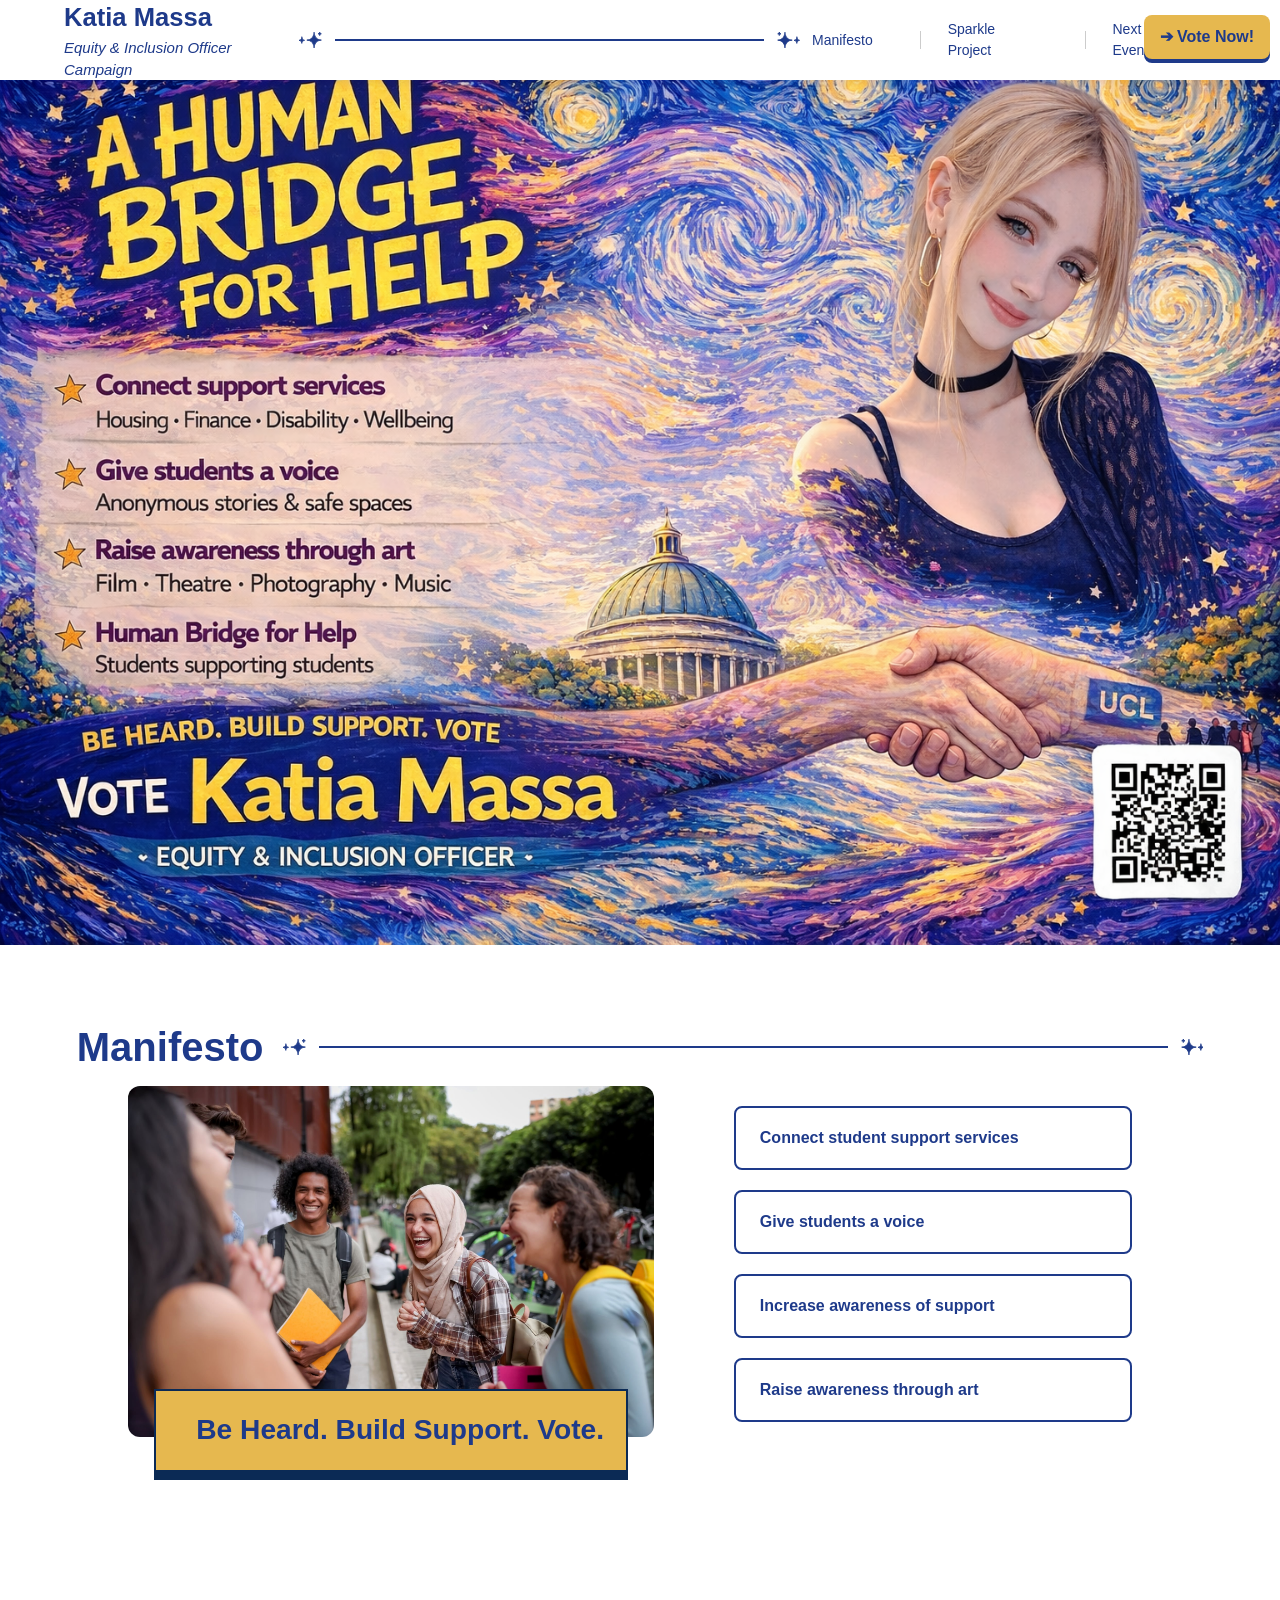
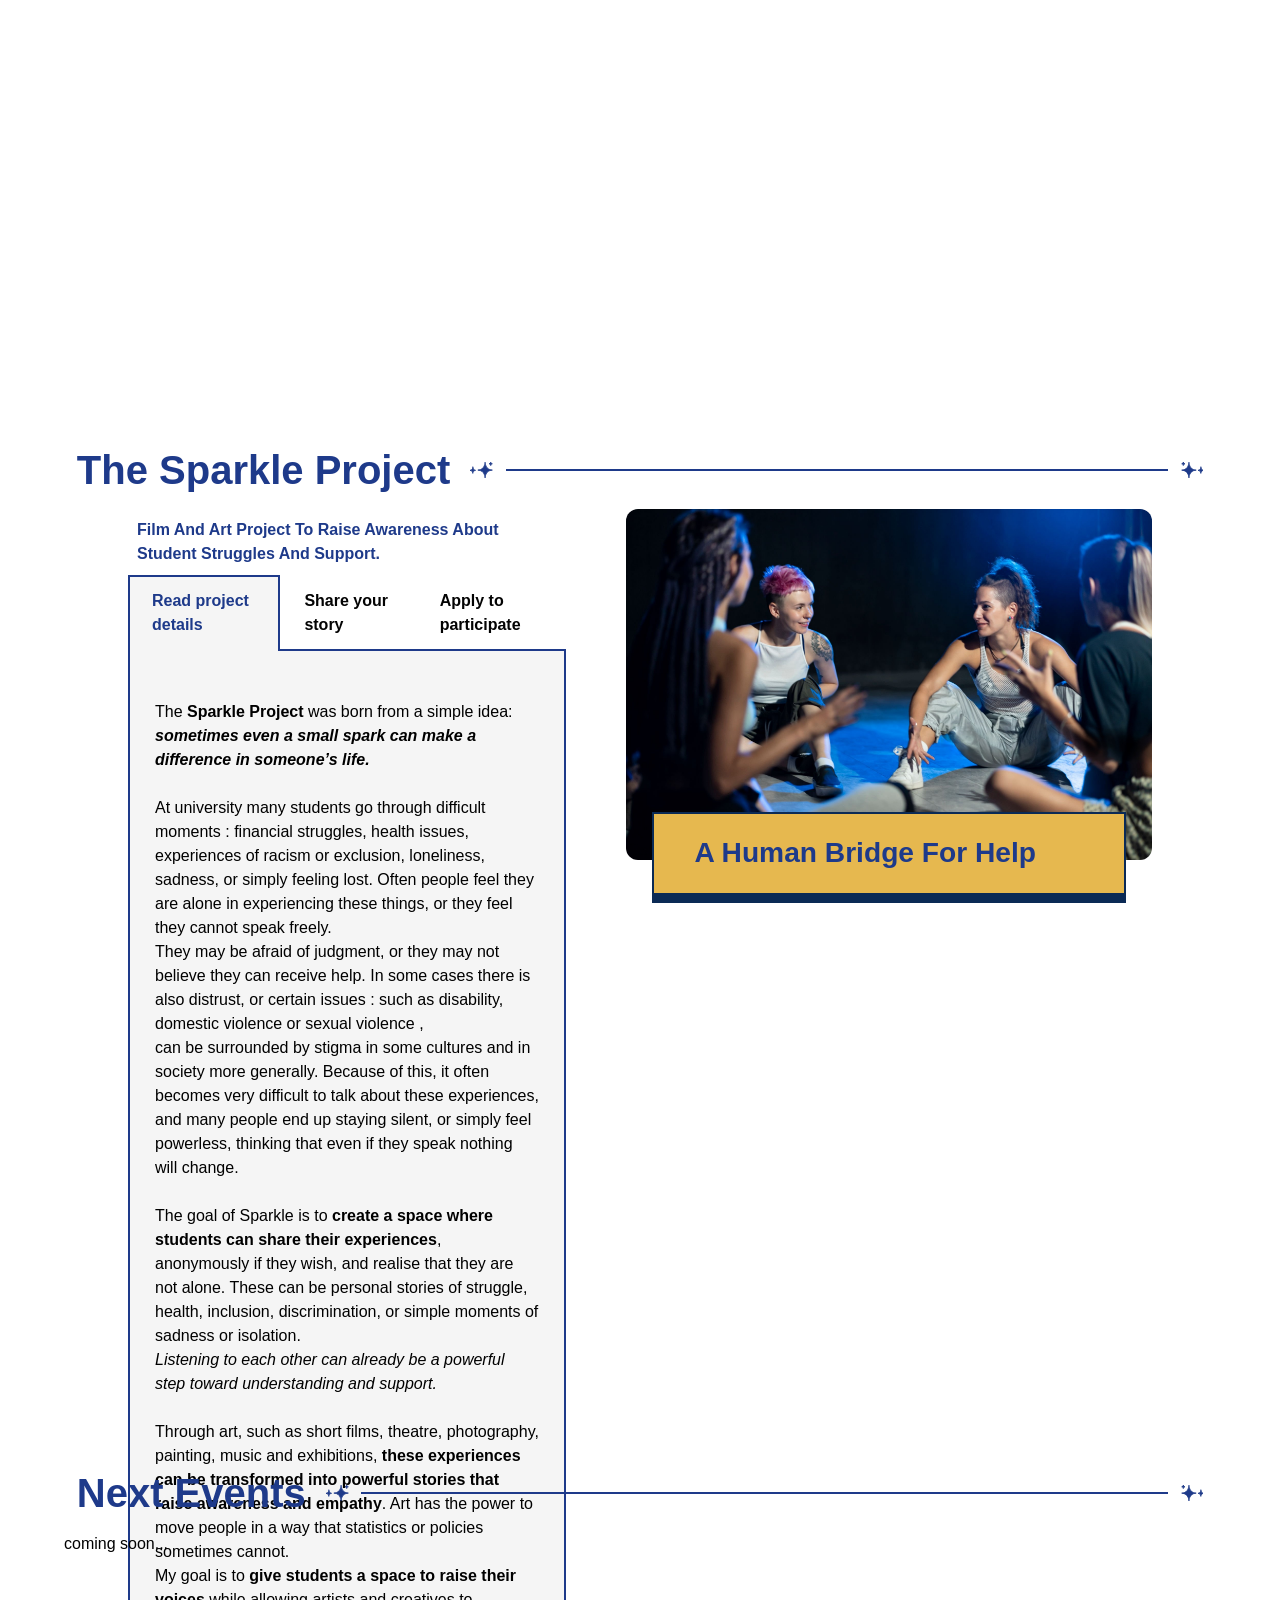
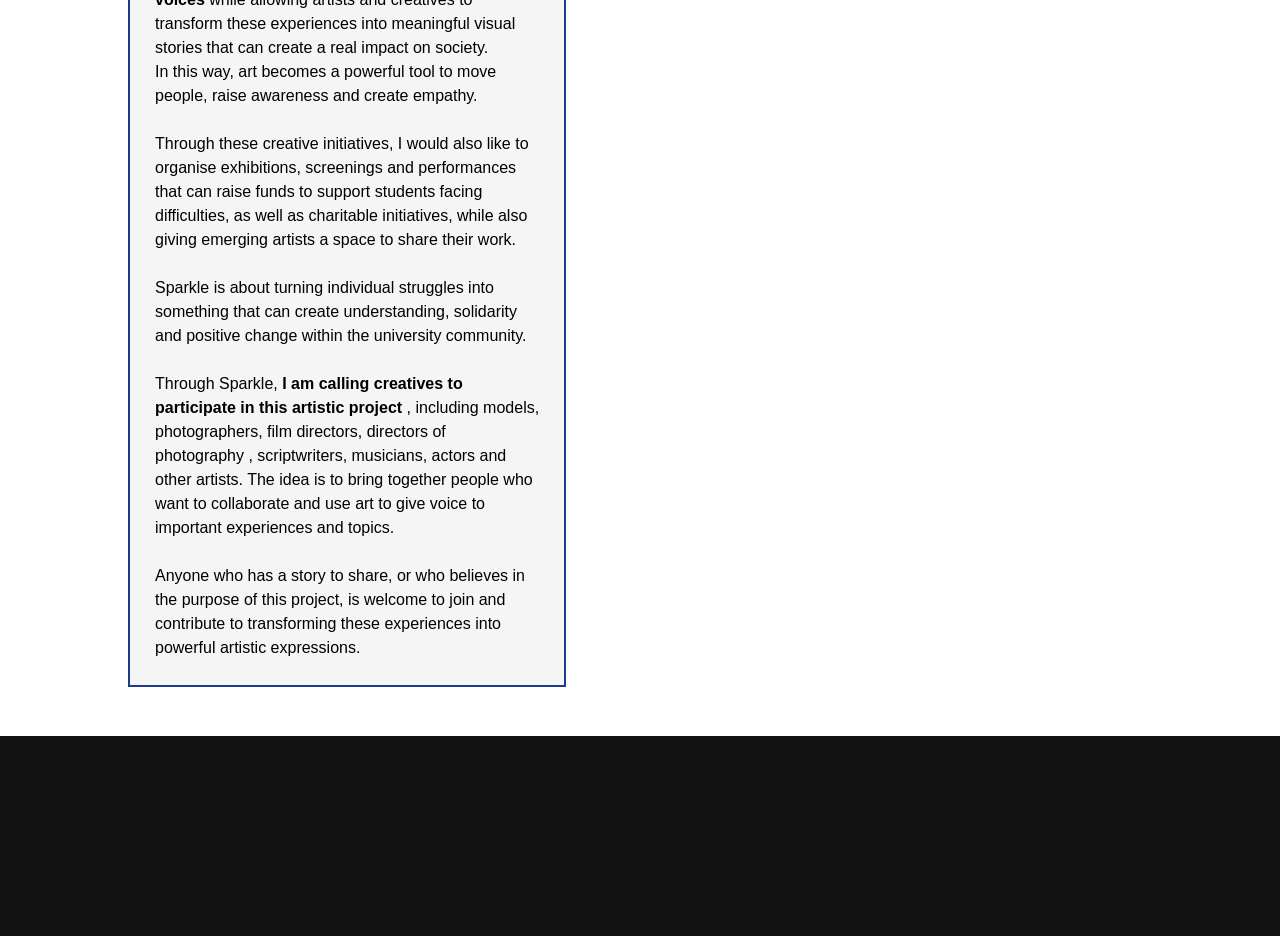
<file: index.html>
<!DOCTYPE html>
<html lang="it">

<head>
<meta charset="UTF-8">
<meta name="viewport" content="width=device-width, initial-scale=1.0">

<title>Katia Massa - The Sparkle Project</title>

<link rel="stylesheet" href="style.css">

</head>

<body>

<header class="header">
<div class="logo-container">
<div class="logo">Katia Massa</div>
<p class="logo-sub">Equity & Inclusion Officer Campaign</p>
</div>

  <div class="divider-wrapper banner" style="display:flex; align-items:center; gap:10px;">
  
    <svg viewBox="0 0 30.09 18.91" xmlns="http://www.w3.org/2000/svg" class="divider-spark-left" preserveAspectRatio="none"> 
      <path d="M26.26,9.52c-8.49.28-8.51,9.29-8.51,9.34s0-9.06-8.5-9.34c8.49-.29,8.5-9.29,8.5-9.34S17.77,9.23,26.26,9.52Z" fill="currentColor"></path> 
      <path d="M6.54,9.81c-3.26.11-3.27,3.57-3.27,3.59S3.27,9.92,0,9.81C3.27,9.7,3.27,6.24,3.27,6.22,3.27,3.57,3.28,9.7,6.54,9.81Z" fill="currentColor"></path>
      <path d="M26.26,2.09a2,2,0,0,0-1.91,2.1,2,2,0,0,0-1.9-2.1C24.35,2,24.35,0,24.35,0S24.36,2,26.26,2.09Z" fill="currentColor"></path>
    </svg>


    <svg viewBox="0 0 200.09 18.91" xmlns="http://www.w3.org/2000/svg" class="divider-line" style="flex:1; height:40px;" preserveAspectRatio="none">
      <line x1="0" y1="9.48" x2="200.09" y2="9.48" stroke="currentColor" stroke-linecap="round"></line>
    </svg>


    <svg viewBox="170 0 30.09 18.91" xmlns="http://www.w3.org/2000/svg" class="divider-spark-right"preserveAspectRatio="none" >
     <path d="M191.37,9.57c-8.49.29-8.51,9.29-8.51,9.34s0-9-8.5-9.34c8.49-.29,8.5-9.29,8.5-9.34S182.88,9.28,191.37,9.57Z" fill="currentColor"></path> 
     <path d="M200.09,9.81c-3.26.11-3.27,3.57-3.27,3.59s0-3.48-3.27-3.59c3.27-.11,3.27-3.57,3.27-3.59C196.82,3.57,196.83,9.7,200.09,9.81Z" fill="currentColor"></path>
     <path d="M178.17,2.15c-1.9.06-1.91,2.08-1.91,2.09s0-2-1.9-2.09a2,2,0,0,0,1.9-2.1A2,2,0,0,0,178.17,2.15Z" fill="currentColor"></path>
    </svg>
  </div>
</div>

<nav class="menu">

<span class="menu-link" data-target="manifesto">Manifesto</span>

<span class="menu-divider"></span>

<span class="menu-link" data-target="project">Sparkle Project</span>

<span class="menu-divider"></span>

<span class="menu-link" data-target="calendar">Next Events</span>

</nav>

<!-- Pulsante hamburger -->
<div class="hamburger" aria-label="Menu" aria-expanded="false">
  <span></span>
  <span></span>
  <span></span>
</div>

<!-- Menu mobile -->
<nav class="mobile-menu">
  <span class="menu-link" data-target="manifesto">Manifesto</span>
  <span class="menu-link" data-target="project">Sparkle Project</span>
  <span class="menu-link" data-target="social">About me</span>
  <span class="menu-link" data-target="calendar">Next Events</span>
</nav>

</header>


<a class="vote-btn" href="https://studentsunionucl.org/fair/12/candidate/31970">➔ Vote Now!</a>
<a id="backToTop">
  Back to top
  <span class="arrow">↑</span>
</a>
<section class="hero">
</section>
<section class="mobilehero">
</section>

<section id="manifesto" class="section">
  <div class="section-divider">
  <h2>Manifesto</h2>
  
  <div class="divider-wrapper" style="display:flex; align-items:center; gap:10px;">
  
    <svg viewBox="0 0 30.09 18.91" xmlns="http://www.w3.org/2000/svg" class="divider-spark-left" preserveAspectRatio="none"> 
      <path d="M26.26,9.52c-8.49.28-8.51,9.29-8.51,9.34s0-9.06-8.5-9.34c8.49-.29,8.5-9.29,8.5-9.34S17.77,9.23,26.26,9.52Z" fill="currentColor"></path> 
      <path d="M6.54,9.81c-3.26.11-3.27,3.57-3.27,3.59S3.27,9.92,0,9.81C3.27,9.7,3.27,6.24,3.27,6.22,3.27,3.57,3.28,9.7,6.54,9.81Z" fill="currentColor"></path>
      <path d="M26.26,2.09a2,2,0,0,0-1.91,2.1,2,2,0,0,0-1.9-2.1C24.35,2,24.35,0,24.35,0S24.36,2,26.26,2.09Z" fill="currentColor"></path>
    </svg>

    <svg viewBox="0 0 200.09 18.91" xmlns="http://www.w3.org/2000/svg" class="divider-line" style="flex:1; height:40px;" preserveAspectRatio="none">
      <line x1="0" y1="9.48" x2="200.09" y2="9.48" stroke="currentColor" stroke-linecap="round"></line>
    </svg>


    <svg viewBox="170 0 30.09 18.91" xmlns="http://www.w3.org/2000/svg" class="divider-spark-right"preserveAspectRatio="none" >
     <path d="M191.37,9.57c-8.49.29-8.51,9.29-8.51,9.34s0-9-8.5-9.34c8.49-.29,8.5-9.29,8.5-9.34S182.88,9.28,191.37,9.57Z" fill="currentColor"></path> 
     <path d="M200.09,9.81c-3.26.11-3.27,3.57-3.27,3.59s0-3.48-3.27-3.59c3.27-.11,3.27-3.57,3.27-3.59C196.82,3.57,196.83,9.7,200.09,9.81Z" fill="currentColor"></path>
     <path d="M178.17,2.15c-1.9.06-1.91,2.08-1.91,2.09s0-2-1.9-2.09a2,2,0,0,0,1.9-2.1A2,2,0,0,0,178.17,2.15Z" fill="currentColor"></path>
    </svg>
  </div>
</div>
  

<div class="manifesto-layout">

  <div class="manifesto-image">
    <img src="images/students.jpeg" alt="Manifesto photo">

    <div class="manifesto-title">
      <div class="manifesto-title-text">Be heard.  Build support. Vote.
      </div>

    </div>


  </div>


  <div div class="manifesto-container">

    <div class="manifesto-item">

      <div class="manifesto-header">
Connect student support services
</div>

<div class="manifesto-content">

<p class="sub-title">Housing - Finance - Disability - Wellbeing - Immigration</p>

<p class="manifesto-content-text">
<br>Many students face situations where different difficulties are connected.<br> Housing issues, financial pressure, disability needs, wellbeing challenges, immigration situations, identity-related difficulties or personal crises can happen at the same time. However, the departments and offices that deal with these areas often operate separately and do not always communicate clearly with each other.<br> Because of this, students may find themselves moving between multiple offices, explaining their situation many times, trying to solve problems that are actually connected. <br>When someone is already struggling, this process can become confusing, stressful and very time-consuming. And sometimes the process doesn’t even bring students to the real office or institution that can actually help them. They can get stuck in the “in between”, being sent from one place to another, without a clear direction. 
<br><br>This is why having someone who can help you navigate makes a huge difference, not a psychologist or a lawyer, but a person who knows how the system works, who can guide you, direct you, and put you in contact with the right people.<br> Someone who helps untangle complicated situations and makes sure you reach the place that can actually help you.
<br><br>In the UK there is already a similar concept called a social prescriber. This is a person who helps connect individuals with the right services and support when they are facing difficulties. They are not there to replace specialists, but to help people navigate the system and find the help they need.
<br><br>In a similar way, I believe having someone who understands students’ realities and can help guide them toward the right support can make a big difference.
<br><br>My goal is to improve coordination between housing, finance, disability wellbeing services so students do not feel alone navigating complicated systems in any kind of situation. By improving communication between offices and helping students reach the right place faster, it becomes easier to untangle situations and access the support that already exists. <br>In this way I want to build stronger bridges between students and institutions, so support systems become easier to navigate and students don’t feel invisible or left alone in the process</p>

</div>

</div>

<div class="manifesto-item">

  
<div class="manifesto-header">
Give students a voice
</div>

<div class="manifesto-content">

<p class="sub-title">Create spaces for student stories</p>

<p class="manifesto-content-text">
<br>I would like to give students more opportunities to express their experiences, ideas and concerns, especially around difficult topics that are not always easy to talk about.
<br><br>One way to do this would be by organising discussions where students can share their perspectives and confront different points of view in a respectful environment.<br> If a topic is supported by many students and there is a clear need for dialogue, these discussions could also involve meetings with institutions and teachers so that important issues can be addressed together.
<br><br>At the same time, I would like to give students the possibility to share their stories anonymously.
<br><br>These experiences could then be communicated to the wider community through media and exhibitions, especially through visual arts such as film, video, theatre, music and painting. This would allow students who do not feel comfortable speaking publicly to still have their voices heard.<br> Through these artistic forms, it becomes possible to represent the many different difficulties people may encounter in life and during their studies, while also opening a space to reflect together on what kinds of support and help could make a difference in these situations.
</p>
</div>

</div>

<div class="manifesto-item">

<div class="manifesto-header">
Increase awareness of support
</div>

<div class="manifesto-content">

<p class="sub-title">Help students discover tools available</p>

<p class="manifesto-content-text">
<br>Many students struggle simply because they are not aware of the tools and support already available. Sometimes rules, policies and support systems exist, but they can be difficult to find or not explained in a way that feels clear and accessible.
<br><br>Students also come from many different countries and educational systems. In some places, structures like student representation or student unions do not really exist, or students are not used to having the possibility to influence institutions.<br> Because of this, some students may not realise the power they actually have to participate, share ideas, ask for support, or make their voices heard. <br>For this reason, I would like to improve communication so that the support already available becomes more visible and easier to understand.<br> One way to do this would be through clear explanations, accessible presentations and short videos that explain what students can do, what tools exist, and how they can access them that might be provided to all the student to inform them during the induction week.
<br><br>These initiatives can also help give students a voice, showing that their experiences and perspectives matter and can contribute to improving the environment around them. <br>At the same time, raising awareness can help people better understand the different challenges students may face during their studies, including financial difficulties, wellbeing challenges, identity-related issues or experiences of discrimination or violence. <br>The goal is also to help normalise asking for help and reduce the stigma that sometimes surrounds these topics. When students understand the tools available to them and realise that their voices matter, they are much more likely to participate, support each other and contribute to positive change.
<br><br>Together we can function as a human bridge for help and a safety net, supporting each other and helping connect people with the right resources , by sharing knowledge, and listening to experiences .</p>
</div>

</div>
<div class="manifesto-item">

<div class="manifesto-header">
Raise awareness through art
</div>

<div class="manifesto-content">

<p class="sub-title"> Film – Theatre – Photography – Music</p>

<p class="manifesto-content-text"><br>One of my projects will focus on raising awareness through art, such as short films, theatre, photography, painting and music.

<br><br>My goal is to give students a space to raise their voices while enabling artists and creatives to transform these experiences into powerful visual stories that can create a meaningful impact on society. <br>In this way I can merge both my passion for helping others and my love for art, because art is a powerful tool to move people, raise awareness and create empathy — art is a tool to move souls.
<br><br>These stories could be represented through exhibitions, short films, interviews, or theatre performances interpreted by actors, so that students can see real experiences without anyone feeling exposed or embarrassed, while still transforming personal experiences into voices that resonate and create understanding.
<br><br>Through these creative initiatives I would also like to organise exhibitions, screenings and performances that raise funds to support students facing difficulties and charitable initiatives while also supporting emerging artists.</p>

</div>

</div>

</div>

</div>

</section>


<section id="project" class="section">
<div class="section-divider">
  <h2>The Sparkle Project</h2>
  
  <div class="divider-wrapper" style="display:flex; align-items:center; gap:10px;">
  
    <svg viewBox="0 0 30.09 18.91" xmlns="http://www.w3.org/2000/svg" class="divider-spark-left" preserveAspectRatio="none"> 
      <path d="M26.26,9.52c-8.49.28-8.51,9.29-8.51,9.34s0-9.06-8.5-9.34c8.49-.29,8.5-9.29,8.5-9.34S17.77,9.23,26.26,9.52Z" fill="currentColor"></path> 
      <path d="M6.54,9.81c-3.26.11-3.27,3.57-3.27,3.59S3.27,9.92,0,9.81C3.27,9.7,3.27,6.24,3.27,6.22,3.27,3.57,3.28,9.7,6.54,9.81Z" fill="currentColor"></path>
      <path d="M26.26,2.09a2,2,0,0,0-1.91,2.1,2,2,0,0,0-1.9-2.1C24.35,2,24.35,0,24.35,0S24.36,2,26.26,2.09Z" fill="currentColor"></path>
    </svg>

    <svg viewBox="0 0 200.09 18.91" xmlns="http://www.w3.org/2000/svg" class="divider-line" style="flex:1; height:40px;" preserveAspectRatio="none">
      <line x1="0" y1="9.48" x2="200.09" y2="9.48" stroke="currentColor" stroke-linecap="round"></line>
    </svg>


    <svg viewBox="170 0 30.09 18.91" xmlns="http://www.w3.org/2000/svg" class="divider-spark-right"preserveAspectRatio="none" >
     <path d="M191.37,9.57c-8.49.29-8.51,9.29-8.51,9.34s0-9-8.5-9.34c8.49-.29,8.5-9.29,8.5-9.34S182.88,9.28,191.37,9.57Z" fill="currentColor"></path> 
     <path d="M200.09,9.81c-3.26.11-3.27,3.57-3.27,3.59s0-3.48-3.27-3.59c3.27-.11,3.27-3.57,3.27-3.59C196.82,3.57,196.83,9.7,200.09,9.81Z" fill="currentColor"></path>
     <path d="M178.17,2.15c-1.9.06-1.91,2.08-1.91,2.09s0-2-1.9-2.09a2,2,0,0,0,1.9-2.1A2,2,0,0,0,178.17,2.15Z" fill="currentColor"></path>
    </svg>
  </div>
</div>
<div class="project-layout">


  <div div class="project-container">
    <div class="project sub-title">
      Film And art project to raise awareness about student struggles and support.
    </div>
    <div class="project-forms-container">
      <div class="tabs">

  <div class="tab-menu">

    <div class="tab-item active" data-tab="details">
        Read project details 
    </div>

    <div class="tab-item" data-tab="story">
      Share your story
    </div>

    <div class="tab-item" data-tab="apply">
      Apply to participate
    </div>

  </div>


  <div class="tab-content">

  <div class="tab-panel active" id="details">
        
  <br>The <b>Sparkle Project</b> was born from a simple idea:<br> <i><b>sometimes even a small spark can make a difference in someone’s life.</b></i><br><br>At university many students go through difficult moments : financial struggles, health issues, experiences of racism or exclusion, loneliness, sadness, or simply feeling lost. Often people feel they are alone in experiencing these things, or they feel they cannot speak freely. <br>They may be afraid of judgment, or they may not believe they can receive help. In some cases there is also distrust, or certain issues : such as disability, domestic violence or sexual violence ,<br>can be surrounded by stigma in some cultures and in society more generally. Because of this, it often becomes very difficult to talk about these experiences, and many people end up staying silent, or simply feel powerless, thinking that even if they speak nothing will change.
<br><br>The goal of Sparkle is to <b> create a space where students can share their experiences</b>, anonymously if they wish, and realise that they are not alone. These can be personal stories of struggle, health, inclusion, discrimination, or simple moments of sadness or isolation. <br> <i>Listening to each other can already be a powerful step toward understanding and support.</i>
<br><br>Through art, such as short films, theatre, photography, painting, music and exhibitions, <b>these experiences can be transformed into powerful stories that raise awareness and empathy</b>. Art has the power to move people in a way that statistics or policies sometimes cannot. <br>My goal is to <b>give students a space to raise their voices</b> while allowing artists and creatives to transform these experiences into meaningful visual stories that can create a real impact on society. <br>In this way, art becomes a powerful tool to move people, raise awareness and create empathy.
<br><br>Through these creative initiatives, I would also like to organise exhibitions, screenings and performances that can raise funds to support students facing difficulties, as well as charitable initiatives, while also giving emerging artists a space to share their work.
<br><br>Sparkle is about turning individual struggles into something that can create understanding, solidarity and positive change within the university community.
<br><br>Through Sparkle, <b>I am calling creatives to participate in this artistic project</b> , including models, photographers, film directors, directors of photography , scriptwriters, musicians, actors and other artists. The idea is to bring together people who want to collaborate and use art to give voice to important experiences and topics.
<br><br>Anyone who has a story to share, or who believes in the purpose of this project, is welcome to join and contribute to transforming these experiences into powerful artistic expressions.
    </div>



    <div class="tab-panel" id="story">
     
<form id="apply-form" class="custom-form">

  <div class="storyform sub-title">All stories here are anonymous. Write your name if you want to work on it sharing your name. </div>
<div class="storyform-text">
Tell us about your experience at UCL or challenges you faced.<br>Tell us if you contacted ucl or other institutions asking for help.<br> Tell us if you was aware of the help that ucl can provide. </div>



  <div class="form-group">
    <label><b>Share your story <span class="red">*</span></b></label>
    <textarea name="story" required></textarea>
  </div>

    <div class="form-group-story">
    <label><b>Would you like to: <span class="red">*</span></b></label>

    <div class="story-radio">
      <label><input type="radio" name="role" value="Stay anonymous"><span><i> Stay anonymous</i> </span></label>
      <label><input type="radio" name="role" value="Be contacted for an interview"><span> <i> Be contacted for an interview</i> </span></label>
      <label><input type="radio" name="role" value="Be contacted to work on the project together"><span> <i> Be contacted to work on the project together</i> </span></label>
    </div>
  </div>

     <div class="form-group-consent">
    <label><b>Give consent <span class="red">*</span></b></label>

    <div class="story-radio">
      <label><input type="radio" name="role" value="Yes"><span> Yes. I give permission for my story to be used in films or artistic projects created by other artists. </span></label>
      <label><input type="radio" name="role" value="No"><span> No. I am not giving consent at this stage.  I would only like to receive guidance on who I can contact for support and advice.</span></label>
    </div>
  </div>


  <button type="submit" class="btn-submit">Apply now</button>

</form>
    </div>
<div class="tab-panel" id="apply">
<form id="apply-form" class="custom-form">


  <div class="form-group">
    <label><b>Choose your role <span class="red">*</span></b></label>

    <div class="custom-radio">
      <label><input type="radio" name="role" value="Actor"><span> Actor</span></label>
      <label><input type="radio" name="role" value="Screenwriter"><span>Screenwriter</span></label>
      <label><input type="radio" name="role" value="Director"><span> Director</span></label>
      <label><input type="radio" name="role" value="Photographer"><span> Photographer</span></label>
      <label><input type="radio" name="role" value="Model"><span> Model</span></label>
      <label><input type="radio" name="role" value="Crew"><span> Crew</span></label>
    </div>
  </div>


  <div class="form-group">
    <label><b>Why do you want to participate <span class="red">*</span></b></label>
    <textarea name="why" required></textarea>
  </div>


  <div class="form-group">
    <label><b>Link previous work</b></label>
    <input type="text" name="link">
  </div>


  <div class="form-group">
    <label><b>Your email</b></label>
    <input type="email" name="email">
  </div>

  <button type="submit" class="btn-submit">Apply now</button>

</form>

</div>

  </div>

</div>
    </div>
  </div>

  
  <div class="project-image">
    <img src="images/danceclub.jpeg" alt="Project photo">

    <div class="manifesto-title">
      <div class="manifesto-title-text">A human bridge for Help 
      </div>
    </div>
  </div>

</div>
</section>

<section id="social" class="section">
<div class="section-divider">
  <h2>About me</h2>
  
  <div class="divider-wrapper" style="display:flex; align-items:center; gap:10px;">
  
    <svg viewBox="0 0 30.09 18.91" xmlns="http://www.w3.org/2000/svg" class="divider-spark-left" preserveAspectRatio="none"> 
      <path d="M26.26,9.52c-8.49.28-8.51,9.29-8.51,9.34s0-9.06-8.5-9.34c8.49-.29,8.5-9.29,8.5-9.34S17.77,9.23,26.26,9.52Z" fill="currentColor"></path> 
      <path d="M6.54,9.81c-3.26.11-3.27,3.57-3.27,3.59S3.27,9.92,0,9.81C3.27,9.7,3.27,6.24,3.27,6.22,3.27,3.57,3.28,9.7,6.54,9.81Z" fill="currentColor"></path>
      <path d="M26.26,2.09a2,2,0,0,0-1.91,2.1,2,2,0,0,0-1.9-2.1C24.35,2,24.35,0,24.35,0S24.36,2,26.26,2.09Z" fill="currentColor"></path>
    </svg>

    <svg viewBox="0 0 200.09 18.91" xmlns="http://www.w3.org/2000/svg" class="divider-line" style="flex:1; height:40px;" preserveAspectRatio="none">
      <line x1="0" y1="9.48" x2="200.09" y2="9.48" stroke="currentColor" stroke-linecap="round"></line>
    </svg>


    <svg viewBox="170 0 30.09 18.91" xmlns="http://www.w3.org/2000/svg" class="divider-spark-right"preserveAspectRatio="none" >
     <path d="M191.37,9.57c-8.49.29-8.51,9.29-8.51,9.34s0-9-8.5-9.34c8.49-.29,8.5-9.29,8.5-9.34S182.88,9.28,191.37,9.57Z" fill="currentColor"></path> 
     <path d="M200.09,9.81c-3.26.11-3.27,3.57-3.27,3.59s0-3.48-3.27-3.59c3.27-.11,3.27-3.57,3.27-3.59C196.82,3.57,196.83,9.7,200.09,9.81Z" fill="currentColor"></path>
     <path d="M178.17,2.15c-1.9.06-1.91,2.08-1.91,2.09s0-2-1.9-2.09a2,2,0,0,0,1.9-2.1A2,2,0,0,0,178.17,2.15Z" fill="currentColor"></path>
    </svg>
  </div>
</div>
<div>
  <p>My skills and experience

As a former Student Representative and Deputy Lead Department Rep at UCL, I worked to improve communication between students and teachers, helping organise resources and schedules so everyone could carry out their work more effectively. In this role I learned to listen to others, represent their needs and communicate them clearly in order to find practical compromises within the limits of time and organisation.

During this experience I also worked to address a gap in our course when an important subject for many careers in our field was cancelled. I advocated for alternative ways for students to gain that knowledge, and in the following years the subject was eventually introduced as part of the curriculum.

I have also been involved in charity initiatives supporting Cystic Fibrosis and have experience organising events and advertising campaigns in London for companies working across different cultures and communities.

I have always used art as a way to express myself  first through painting, and later through singing and theatre. At one point I met a film director who showed me another way to express these ideas. It made me realise that we all need to find our own way to speak up and make a difference.

These experiences strengthened my leadership, organisational and communication skills, but most importantly they reinforced my belief that our voices matter and that by working together we can contribute to positive change.</p>
</div>
</section>


<section id="calendar" class="section">
<div class="section-divider">
  <h2>Next Events</h2>
  
  <div class="divider-wrapper" style="display:flex; align-items:center; gap:10px;">
  
    <svg viewBox="0 0 30.09 18.91" xmlns="http://www.w3.org/2000/svg" class="divider-spark-left" preserveAspectRatio="none"> 
      <path d="M26.26,9.52c-8.49.28-8.51,9.29-8.51,9.34s0-9.06-8.5-9.34c8.49-.29,8.5-9.29,8.5-9.34S17.77,9.23,26.26,9.52Z" fill="currentColor"></path> 
      <path d="M6.54,9.81c-3.26.11-3.27,3.57-3.27,3.59S3.27,9.92,0,9.81C3.27,9.7,3.27,6.24,3.27,6.22,3.27,3.57,3.28,9.7,6.54,9.81Z" fill="currentColor"></path>
      <path d="M26.26,2.09a2,2,0,0,0-1.91,2.1,2,2,0,0,0-1.9-2.1C24.35,2,24.35,0,24.35,0S24.36,2,26.26,2.09Z" fill="currentColor"></path>
    </svg>

    <svg viewBox="0 0 200.09 18.91" xmlns="http://www.w3.org/2000/svg" class="divider-line" style="flex:1; height:40px;" preserveAspectRatio="none">
      <line x1="0" y1="9.48" x2="200.09" y2="9.48" stroke="currentColor" stroke-linecap="round"></line>
    </svg>


    <svg viewBox="170 0 30.09 18.91" xmlns="http://www.w3.org/2000/svg" class="divider-spark-right"preserveAspectRatio="none" >
     <path d="M191.37,9.57c-8.49.29-8.51,9.29-8.51,9.34s0-9-8.5-9.34c8.49-.29,8.5-9.29,8.5-9.34S182.88,9.28,191.37,9.57Z" fill="currentColor"></path> 
     <path d="M200.09,9.81c-3.26.11-3.27,3.57-3.27,3.59s0-3.48-3.27-3.59c3.27-.11,3.27-3.57,3.27-3.59C196.82,3.57,196.83,9.7,200.09,9.81Z" fill="currentColor"></path>
     <path d="M178.17,2.15c-1.9.06-1.91,2.08-1.91,2.09s0-2-1.9-2.09a2,2,0,0,0,1.9-2.1A2,2,0,0,0,178.17,2.15Z" fill="currentColor"></path>
    </svg>
  </div>
</div>

<div>
  <p>coming soon...</p>
</div>
</section>




<footer class="footer">

</footer>

<script src="script.js"></script>

</body>
</html>
</file>
<file: style.css>
/* RESET */

*{
box-sizing:border-box;
margin:0;
padding:0;
}

html{
scroll-behavior:smooth;
}

body{
font-family: "freight-sans-pro", "Roboto", Arial, Sans-serif;
line-height:1.5;
}

/* CONTAINER */

.container{
width:90%;
max-width:1200px;
margin:auto;
}

/* HEADER */
.header{

position:fixed;
top:0;
left:0;

width:100%;
height:80px;


background:white;

box-shadow:0 2px 10px rgba(0,0,0,0.08);
display:flex;
align-items:center;
justify-content:space-between;

padding:0 5vw;

z-index:1000;

}
.logo-container{
display:flex;
flex-direction:column;
}
.logo{   
color:#1e3a8a;
font-weight:bold;
font-size:clamp(18px,2vw,26px);
}

.logo-sub{
color:#1e3a8a;
font-size:clamp(10px,1.4vw,15px);
font-style: italic;
}

 .banner{
    width: 40vw;
  }
  


.header nav a{

text-decoration:none;
color:white;

margin-left:clamp(10px,2vw,25px);

font-size:clamp(14px,1vw,18px);

}
.menu{
display:flex;
align-items:center;
}

.menu-link{

cursor:pointer;

color:#1e3a8a; /* blu */

padding:6px 12px;

margin-right: 20px;

border-radius:6px;

font-size:clamp(14px,1vw,18px);

transition:all 0.25s ease;

}

/* HOVER */

.menu-link:hover{

background:#1e3a8a;
color:white;

}

/* LINK ATTIVO */

.menu-link.active{

background:#1e3a8a;
color:white;

}

.menu-divider{

width:1px;
height:18px;

background:#ccc;

margin:0 15px;

}

#backToTop{

position:fixed;

bottom:20px;
right:20px;

display:none;

flex-direction:row-reverse;
align-items:center;
gap:8px;

padding:10px 16px;

font-size:18px;
font-weight:600;

color:#1e3a8a;

background: #e6b84f;
border:2px solid #1e3a8a;

border-radius:8px;

box-shadow:0 4px 0 #1e3a8a;

cursor:pointer;
animation: slideUp .25s ease;

transition:transform .2s ease;

z-index:1000;

}

@keyframes slideUp{

from{
transform:translateY(10px);
opacity:0;
}

to{
transform:translateY(0);
opacity:1;
}

}

/* HOVER */

#backToTop:hover{

transform:translateY(-2px);

}

/* CLICK EFFECT */

#backToTop:active{

transform:translateY(2px);

box-shadow:0 2px 0 #1e3a8a;

}

/* FRECCIA */

#backToTop .arrow{

font-size:20px;

}

/* VOTE BUTTON */

.vote-btn{

position:fixed;
top:15px;
right:10px;
gap:8px;
padding:10px 16px;
font-size:16px;
font-weight:600;

color:#1e3a8a;

background: #e6b84f;


border-radius:8px;

box-shadow:0 4px 0 #1e3a8a;

cursor:pointer;

font-weight:bold;

cursor:pointer;

z-index:2000;

}

.vote-btn:hover{
transform:translateY(-2px);
border:2px solid #3158c2;
background: #f8d175;
}

a{
    text-decoration: none !important;
    
}

.sub-title{
    text-transform: capitalize;
    font-weight: bold;
    color: #1e3a8a;
    padding: 1vh;
}

.mobile-menu{
    display: none;
}

.hamburger{
    display: none;
}

/* HERO */


.hero{
position: relative;
height:90vh;

background: url('images/hero1.png') no-repeat;
background-size: 100% 100%;
background-position: 0 0, 100% 100%;

margin:5vh 0;

}

.mobilehero{
display: none;
background: url('images/poster.jpg') no-repeat;
}


/* SECTIONS */

section{

min-height:100vh;

padding-top:2vh;
padding-bottom:3vh;

padding-left:5vw;
padding-right:5vw;

}

section h2{
color: #1e3a8a;
font-size:clamp(40px,3vw,55px);
}

.section-divider{

display:grid;

grid-template-columns:auto 1fr;

align-items:center;

gap:20px;
padding: 1vh 1vw;

}
.divider-wrapper {
  display: flex;
  align-items: center; 
  gap: 10px; 
}


.divider-spark-left,
.divider-spark-right {
  width: 2vw;
  height: auto;

  display: inline;
}

.divider-line {
  flex: 1; 
  height: 40px; 
  display: inline;
}


.divider-spark-left path,
.divider-spark-right path,
.divider-line line {
  stroke: #1e3a8a;
  fill: #1e3a8a;
}


@keyframes sparkle {
  50% {   stroke: #f8d175;
  fill: #f8d175;}
  0%, 100% {   stroke: #1e3a8a;
  fill: #1e3a8a;}
}

.divider-spark-left path,
.divider-spark-right path {
  animation: sparkle 8s infinite ease-in;
}

.manifesto-layout, .project-layout{

display:grid;

grid-template-columns:1.2fr 1fr;

gap:60px;

align-items:start;

max-width:80vw;

margin:auto;

height: 100vh;


}

.project-layout{
grid-template-columns:1fr 1.2fr;

}

.manifesto-image, .project-image{

width:100%;
position:relative;


}

.manifesto-image img, .project-image img{

width:100%;

height:auto;

border-radius:12px;

object-fit:cover;

display:block;  

}

.manifesto-title{

position:absolute;

left:5%;
bottom:-35px;
width: 90%;

background:#e6b84f;

color:#0b2a55;

font-weight:800;

font-size:clamp(24px,2.5vw,42px);

padding:18px 40px;

border:2px solid #0b2a55;

box-shadow:0 8px 0 #0b2a55;

white-space:nowrap;

}

.manifesto-title-text{

font-size:clamp(25px,2.2vw,38px);

font-weight:700;

color:#1e3a8a;

text-transform: capitalize;
}

.manifesto-container{
width:100%;

display:flex;

flex-direction:column;

gap:20px;

padding: 20px;


}

.manifesto-item{

border:2px solid #1e3a8a;

border-radius:8px;

overflow:hidden;

}

.manifesto-header{

padding:18px 24px;

font-weight:bold;

cursor:pointer;

color:#1e3a8a;

}
.manifesto-item.open .manifesto-header{
   background:#1e3a8a;
   color:white;
 
}


.manifesto-header:hover{

background:#1e3a8a;
color:white;

}

.manifesto-content{

max-height:0;

overflow:hidden;

transition:max-height 0.4s ease;

padding:0 24px;

background:#f8f9ff;

}

.manifesto-item.open .manifesto-content{

max-height:40vh;

overflow-y:auto;

padding:20px 24px;

line-height: 1.5rem;

}

/* PROJECTS */

.project-sub-title{
color:#1e3a8a;

}

.tabs{
width:100%;
}

.tab-menu{

display:flex;

gap:0;

margin-bottom:0px;

}
.tab-item{

position:relative;

padding:12px 22px;

background:white;

cursor:pointer;

font-weight:600;

color:#030303;

transition:all .2s ease;

border:2px solid #ffffff;

border-bottom: none;

}

.tab-item:hover{

background:#1e3a8a;
color:white;

}

/* TAB ATTIVA */

.tab-item.active{

background:#f5f5f5;

position:relative;

color:  #1e3a8a;;

border:2px solid #1e3a8a;

border-bottom:none;

margin-bottom:-2px;
}

/* BOX CONTENUTO */

.tab-content{

border:2px solid #1e3a8a;

background:#f5f5f5;

padding:25px;

min-height:200px;

}

.tab-panel{

display:none;

animation:fade .25s ease;

}

.tab-panel.active{

display:block;

}

#apply{
  min-height: 40vh;
}

@keyframes fade{

from{
opacity:0;
}

to{
opacity:1;
}

}

.custom-form{

display:flex;
flex-direction:column;
gap:20px;

}

.form-group{

display:flex;
flex-direction:column;
gap:8px;

}

.custom-form input,
.custom-form textarea{

border:2px solid #1e3a8a;
padding:12px;
font-size:14px;
outline:none;
background:white;

}

.custom-form input:focus,
.custom-form textarea:focus{

background:#1e3a8a;
color:white;

}

.custom-radio label{
  cursor:pointer;
}


.custom-radio label span{

display:inline-block;
padding:8px 14px;

background:none;
color:#1e3a8a;

border-radius:30px;

font-weight:600;

transition:.2s;

}


.custom-radio label:hover span{
  background:#1e3a8a;
  color:#ffffff;
}


.custom-radio input:checked + span{
  background:#1e3a8a;
  color:#ffffff;
}

.custom-radio input{
  display:none;
}

.btn-submit{
position: relative;
margin-top:10px;
padding:12px 18px;

width: fit-content;
left: 50%;
transform: translateX(-50%);
background:white; 
color:#1e3a8a;

border:2px solid #1e3a8a;
border-radius:30px;
text-transform: capitalize;
font-weight:600;
cursor:pointer;

transition:.2s;

}

.red{
  color: #e63946;
}


.btn-submit:hover{

background:#1e3a8a;
color:#e6b84f;

}

#social{
  display:none;
}

/* FOOTER */

.footer{

height:200px;
background:#111;

}

.success-message{
display:flex;
flex-direction:column;
gap:20px;
width: 100%;
}

.form-group-story{display:flex;
flex-direction:column;
gap:8px;
}

.story-radio{
display:flex;
gap:20px;
flex-direction: column;
}


/* TABLET */

@media (max-width:900px){

.header nav{
display:none;
}

.manifesto-layout{

grid-template-columns:1fr;

gap:40px;

}
.manifesto-container{
width:100%;

}

.manifesto-title{

white-space:normal;
text-align:center;

padding:14px 20px;

font-size:22px;

}


.hamburger {
    display: flex;
    flex-direction: column;
    justify-content: space-around;
    width: 30px;
    height: 25px;
    cursor: pointer;
    z-index: 1001;
    margin-left: 1vh;
  }

  .hamburger span {
    display: block;
    height: 3px;
    background-color: #1e3a8a;
    border-radius: 2px;
    transition: all 0.3s ease;
  }

  /* Menu mobile */
  .mobile-menu {
    display: none; 
    position: fixed;
    top: 0;
    right: 0;
    width: 65%;
    height: 100%;
    background-color:white;
    padding: 80px 20px 20px 20px;
    box-shadow: -4px 0 10px rgba(0,0,0,0.1);
    flex-direction: column;
    gap: 20px;
    z-index: 90;
  }

  .mobile-menu .menu-link {
    font-size: 18px;
    color: #1e3a8a;
    cursor: pointer;
    transition: color 0.2s;
  }

  .mobile-menu .menu-link:hover, .mobile-menu .menu-link.active {
    color: #f8d175;
  }

  /* Hamburger attivo (X) */
  .hamburger.active span:nth-child(1) {
    transform: rotate(45deg) translate(5px, 5px);
  }
  .hamburger.active span:nth-child(2) {
    opacity: 0;
  }
  .hamburger.active span:nth-child(3) {
    transform: rotate(-45deg) translate(5px, -5px);
  }

  .mobile-menu.active {
    display: flex;
  }

  .vote-btn{
    position: fixed;   
    top: 15px;          
    left: 62%;          
    transform: translateX(-50%); 
    font-size: 14px;
    padding: 10px 16px;
    z-index: 2000;
   display: inline-block; 
   
  }
.vote-btn:active {
  transform: translateX(-50%) translateY(1px);
}
}



@media (max-width:768px){

.hero {
display: none;
}

.mobilehero{  
        display: block;
        background-size: 100% auto;
        background-position: top;
        max-width: 100vw;
        margin-top: 8vh;
        min-height:75vh;
}

.vote-btn{
padding:10px 16px;
font-size:14px;
}

.manifesto-layout{
grid-template-columns:1fr;
gap:40px;
}

.project-layout{

display:flex;
flex-direction:column;
height: auto;
gap:50px;
}

.project-image{

order:1;

}

.project-container{
position: relative;
width:100%;
left:0;
padding:0 -5vw;
box-sizing:border-box;
order:2;

}
.tab-menu{

display:flex;
width: 100%;



}

.tab-item.active{

   margin-bottom: -2px;
}

.tab-item{

font-size:11px;

padding:10px 6px;

flex:1;

text-align:center;

white-space:nowrap;

}

.tab-content{

min-height:60vh;

width: 100%;

padding:20px;

}
.project-image img{

width:100%;

height:250px;

object-fit:cover;

}

.section-divider{
    display: flex;
    align-items: center;
    gap: 2px; 
    padding: 1vh 1vw;
    max-width: 70vw;
  }

  .section h2 {
    font-size: clamp(22px, 4vw, 36px); 
    margin-right:3px ;
  }

  .divider-wrapper {
    gap: 5px; 
  }


  .divider-spark-left,
  .divider-spark-right {
    width: 30px;  
    height: 30px; 
    display: inline-block;
  }


  .divider-line {
    height: 30px; 
    flex: 1; 
    max-width: 50vw;    
    display: inline-block;
  }

  .divider-spark-left path,
  .divider-spark-right path,
  .divider-line line {
    stroke: #1e3a8a;
    fill: #1e3a8a;
  }

  .banner{
    width: 50vw;
  }
  
 .manifesto-layout {
    display: flex;
    flex-direction: column; 
    gap: 60px; 
    height: auto; 
    max-width: 100vw;
    margin: auto;
  }

  .manifesto-image, .manifesto-container {
    width: 100%;
  }

  

  .manifesto-container {
    padding: 0;
    gap: 15px;
  }

  .manifesto-item.open .manifesto-content {
    max-height: 40vh; 
    overflow-y: auto;
    padding: 15px 20px;
  }

  .manifesto-layout .manifesto-container .manifesto-item.open {
    gap: 15px; 
  }

  

}
</file>
